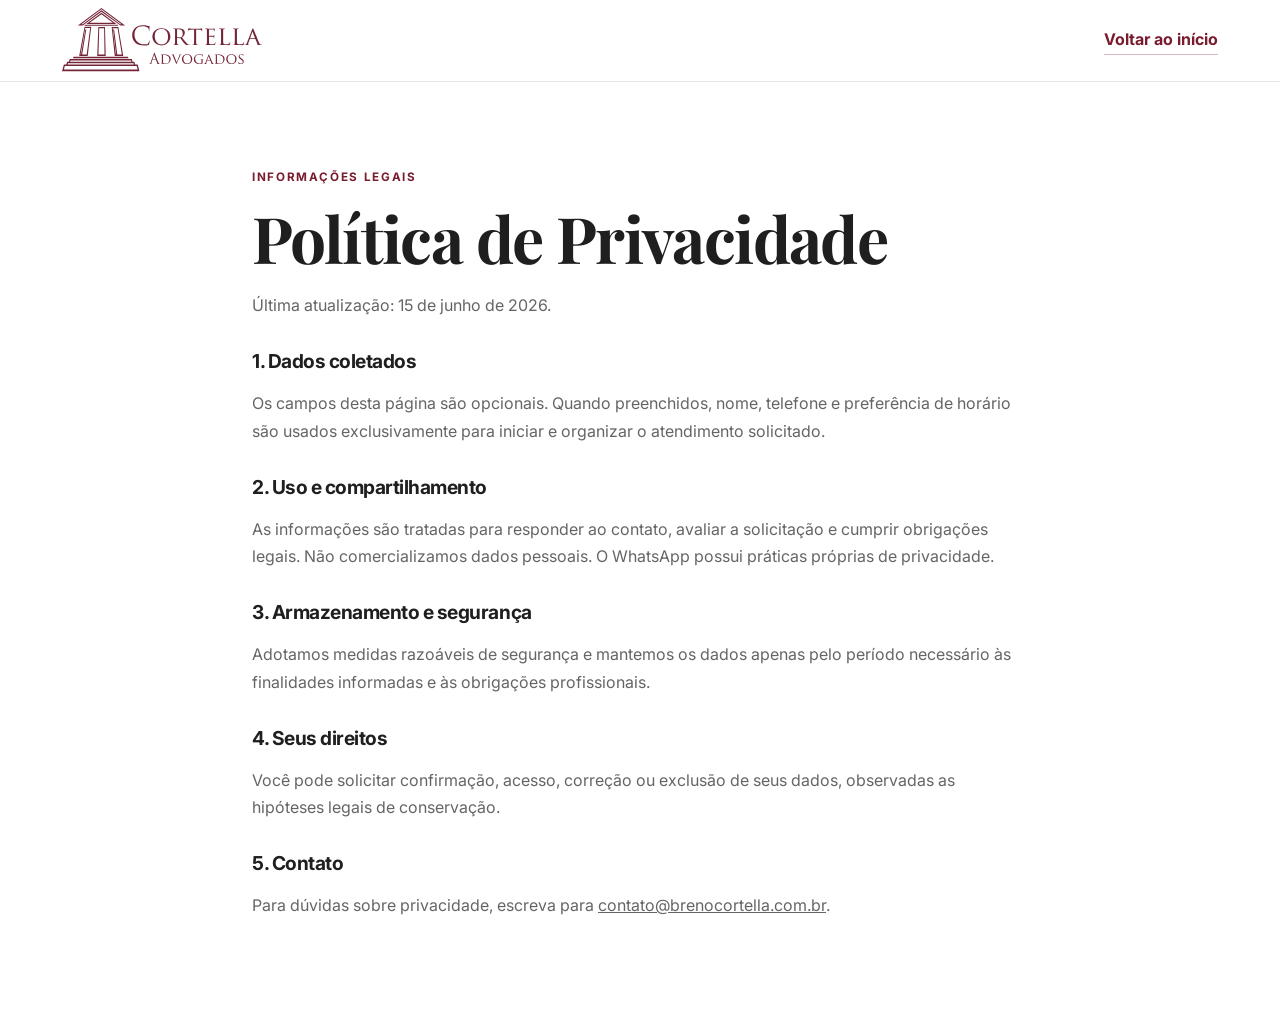
<file: privacidade.html>
<!doctype html>
<html lang="pt-BR">
  <head>
    <meta charset="utf-8" />
    <meta name="viewport" content="width=device-width,initial-scale=1" />
    <title>Política de Privacidade | Cortella Advogados</title>
    <meta name="robots" content="noindex" />
    <link rel="preconnect" href="https://fonts.googleapis.com" />
    <link rel="preconnect" href="https://fonts.gstatic.com" crossorigin />
    <link
      href="https://fonts.googleapis.com/css2?family=Inter:wght@400;600;700&family=Playfair+Display:wght@700&display=swap"
      rel="stylesheet"
    />
    <link
      href="https://cdn.jsdelivr.net/npm/bootstrap@5.3.3/dist/css/bootstrap.min.css"
      rel="stylesheet"
    />
    <link rel="stylesheet" href="css/style.css" />
    <link rel="icon" href="assets/icons/favicon.svg" type="image/svg+xml" />
  </head>
  <body>
    <header class="site-header">
      <nav class="navbar">
        <div class="container">
          <a class="brand" href="index.html">
            <img
              src="./assets/images/logo.svg"
              width="200px"
              alt="Logo Cortella Advogados"
              fetchpriority="high"
            />
          </a>
          <a class="text-link" href="index.html">Voltar ao início</a>
        </div>
      </nav>
    </header>
    <main class="legal-page">
      <article class="container">
        <span class="kicker">Informações legais</span>
        <h1>Política de Privacidade</h1>
        <p>Última atualização: 15 de junho de 2026.</p>
        <h2>1. Dados coletados</h2>
        <p>
          Os campos desta página são opcionais. Quando preenchidos, nome,
          telefone e preferência de horário são usados exclusivamente para
          iniciar e organizar o atendimento solicitado.
        </p>
        <h2>2. Uso e compartilhamento</h2>
        <p>
          As informações são tratadas para responder ao contato, avaliar a
          solicitação e cumprir obrigações legais. Não comercializamos dados
          pessoais. O WhatsApp possui práticas próprias de privacidade.
        </p>
        <h2>3. Armazenamento e segurança</h2>
        <p>
          Adotamos medidas razoáveis de segurança e mantemos os dados apenas
          pelo período necessário às finalidades informadas e às obrigações
          profissionais.
        </p>
        <h2>4. Seus direitos</h2>
        <p>
          Você pode solicitar confirmação, acesso, correção ou exclusão de seus
          dados, observadas as hipóteses legais de conservação.
        </p>
        <h2>5. Contato</h2>
        <p>
          Para dúvidas sobre privacidade, escreva para
          <a href="mailto:contato@brenocortella.com.br"
            >contato@brenocortella.com.br</a
          >.
        </p>
      </article>
    </main>
  </body>
</html>
</file>
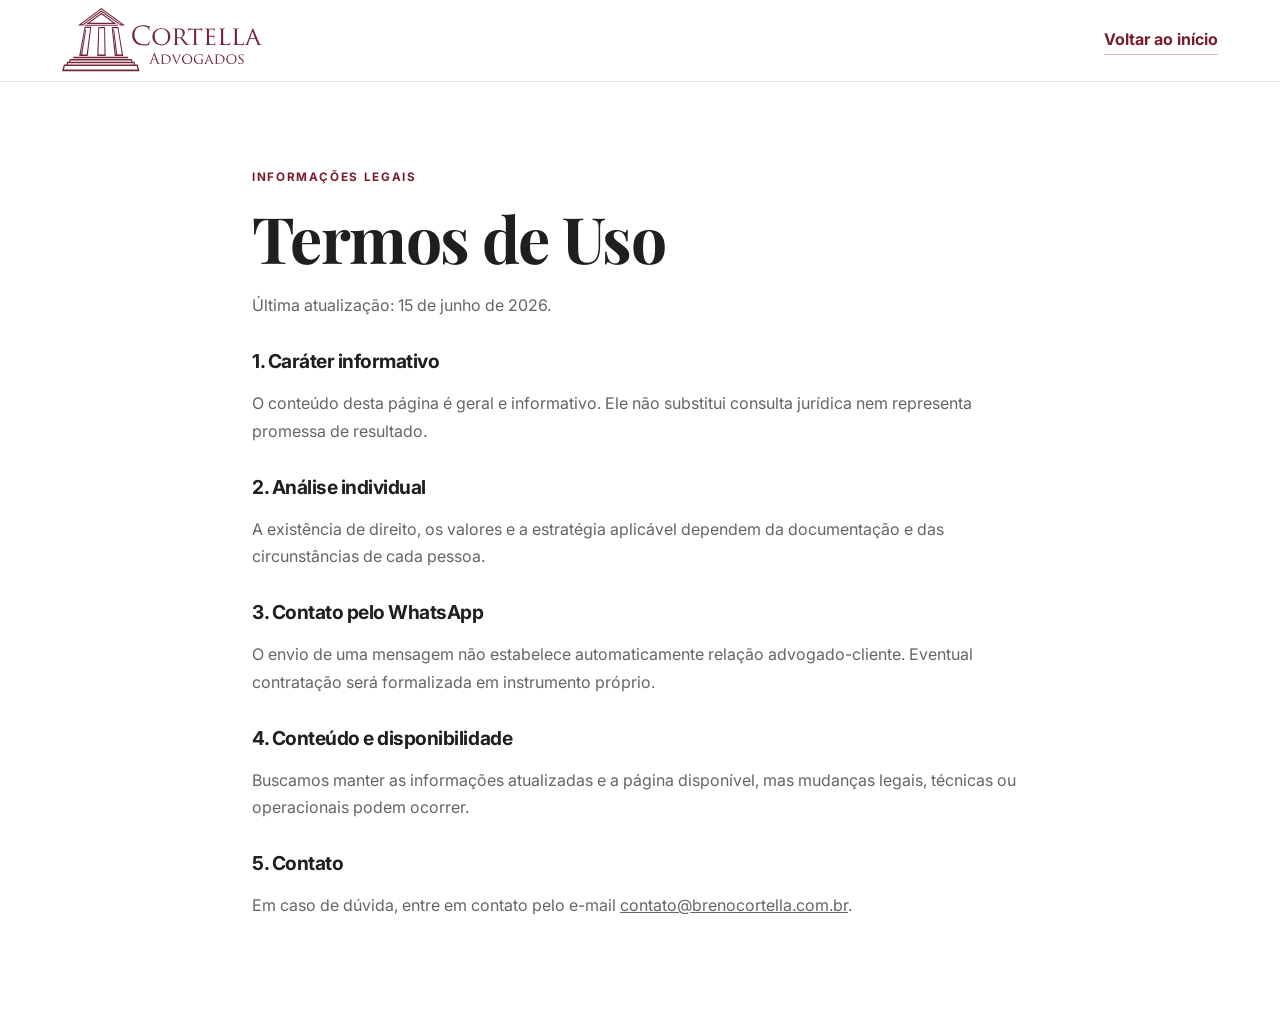
<file: termos.html>
<!doctype html>
<html lang="pt-BR">
  <head>
    <meta charset="utf-8" />
    <meta name="viewport" content="width=device-width,initial-scale=1" />
    <title>Termos de Uso | Cortella Advogados</title>
    <meta name="robots" content="noindex" />
    <link rel="preconnect" href="https://fonts.googleapis.com" />
    <link rel="preconnect" href="https://fonts.gstatic.com" crossorigin />
    <link
      href="https://fonts.googleapis.com/css2?family=Inter:wght@400;600;700&family=Playfair+Display:wght@700&display=swap"
      rel="stylesheet"
    />
    <link
      href="https://cdn.jsdelivr.net/npm/bootstrap@5.3.3/dist/css/bootstrap.min.css"
      rel="stylesheet"
    />
    <link rel="stylesheet" href="css/style.css" />
    <link rel="icon" href="assets/icons/favicon.svg" type="image/svg+xml" />
  </head>
  <body>
    <header class="site-header">
      <nav class="navbar">
        <div class="container">
          <a class="brand" href="index.html">
            <img
              src="./assets/images/logo.svg"
              width="200px"
              alt="Logo Cortella Advogados"
              fetchpriority="high" /></a
          ><a class="text-link" href="index.html">Voltar ao início</a>
        </div>
      </nav>
    </header>
    <main class="legal-page">
      <article class="container">
        <span class="kicker">Informações legais</span>
        <h1>Termos de Uso</h1>
        <p>Última atualização: 15 de junho de 2026.</p>
        <h2>1. Caráter informativo</h2>
        <p>
          O conteúdo desta página é geral e informativo. Ele não substitui
          consulta jurídica nem representa promessa de resultado.
        </p>
        <h2>2. Análise individual</h2>
        <p>
          A existência de direito, os valores e a estratégia aplicável dependem
          da documentação e das circunstâncias de cada pessoa.
        </p>
        <h2>3. Contato pelo WhatsApp</h2>
        <p>
          O envio de uma mensagem não estabelece automaticamente relação
          advogado-cliente. Eventual contratação será formalizada em instrumento
          próprio.
        </p>
        <h2>4. Conteúdo e disponibilidade</h2>
        <p>
          Buscamos manter as informações atualizadas e a página disponível, mas
          mudanças legais, técnicas ou operacionais podem ocorrer.
        </p>
        <h2>5. Contato</h2>
        <p>
          Em caso de dúvida, entre em contato pelo e-mail
          <a href="mailto:contato@brenocortella.com.br"
            >contato@brenocortella.com.br</a
          >.
        </p>
      </article>
    </main>
  </body>
</html>
</file>
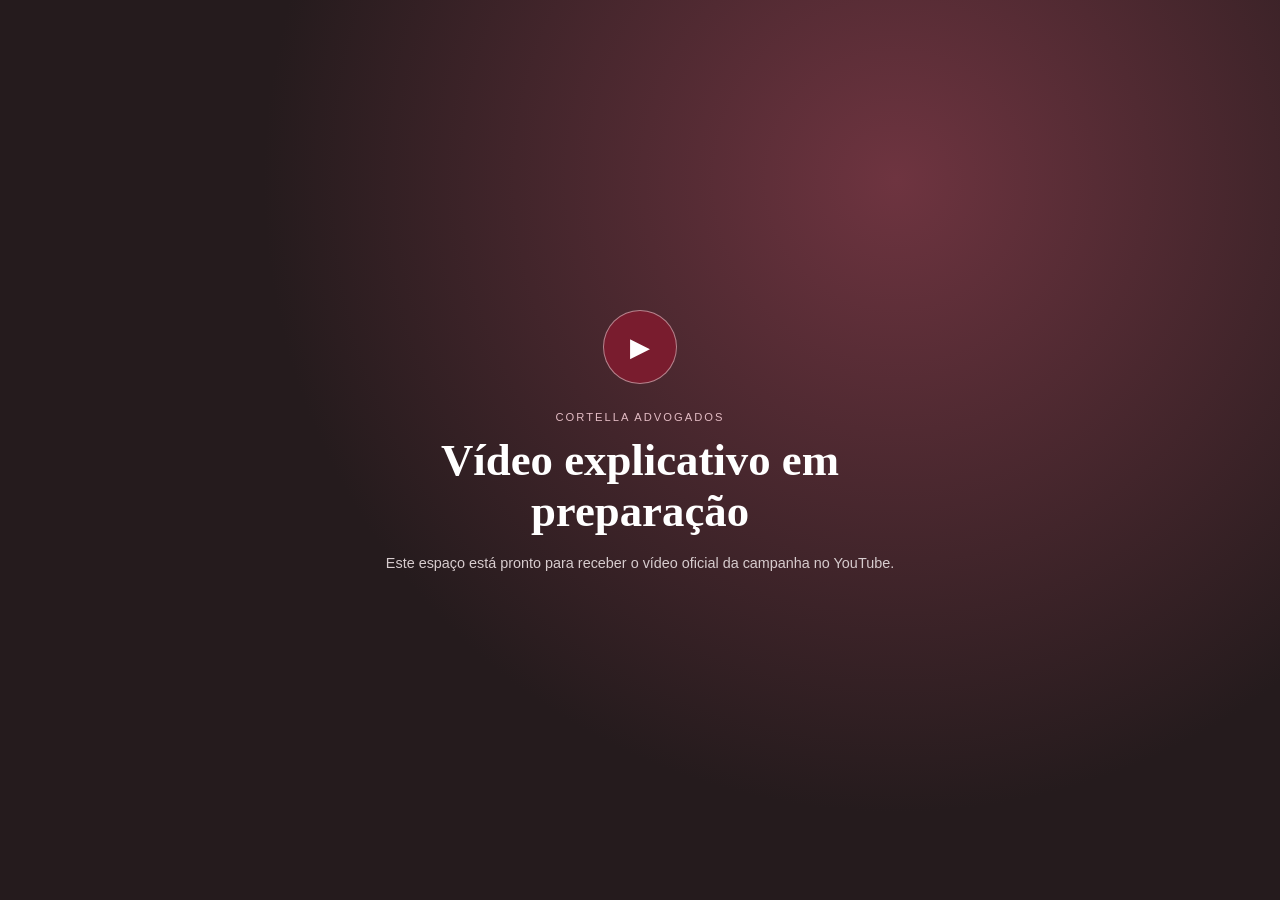
<file: video-placeholder.html>
<!doctype html><html lang="pt-BR"><head><meta charset="utf-8"><meta name="viewport" content="width=device-width,initial-scale=1"><style>*{box-sizing:border-box}body{margin:0;display:grid;place-items:center;min-height:100vh;background:radial-gradient(circle at 70% 20%,#6e3440,#251b1d 55%);color:#fff;font-family:Arial,sans-serif;text-align:center}.wrap{padding:2rem;max-width:600px}.play{display:grid;place-items:center;width:74px;height:74px;margin:0 auto 1.4rem;border:1px solid rgba(255,255,255,.45);border-radius:50%;background:#791c2e;font-size:1.6rem}.tag{font-size:.7rem;letter-spacing:.18em;text-transform:uppercase;color:#e3bcc4}h1{font-family:Georgia,serif;font-size:clamp(1.6rem,5vw,2.8rem);line-height:1.15;margin:.65rem 0}p{color:#d7ccce;font-size:.9rem;line-height:1.6}</style></head><body><main class="wrap"><div class="play" aria-hidden="true">▶</div><span class="tag">Cortella Advogados</span><h1>Vídeo explicativo em preparação</h1><p>Este espaço está pronto para receber o vídeo oficial da campanha no YouTube.</p></main></body></html>
</file>
<file: css/style.css>
:root {
  --primary: #791c2e;
  --primary-dark: #621726;
  --primary-soft: #f7ecef;
  --text: #1f1f1f;
  --muted: #656565;
  --background: #fff;
  --surface: #f8f7f5;
  --border: #e8e4df;
  --shadow: 0 24px 64px rgba(40, 24, 27, 0.1);
  --serif: "Playfair Display", Georgia, serif;
  --sans: "Inter", Arial, sans-serif;
}
* {
  box-sizing: border-box;
}
html {
  scroll-behavior: smooth;
  scroll-padding-top: 88px;
}
body {
  margin: 0;
  color: var(--text);
  background: var(--background);
  font-family: var(--sans);
  font-size: 1rem;
  line-height: 1.7;
  -webkit-font-smoothing: antialiased;
}
a {
  color: inherit;
}
img {
  display: block;
  max-width: 100%;
  height: auto;
}
h1,
h2 {
  font-family: var(--serif);
  font-weight: 700;
  letter-spacing: -0.025em;
  line-height: 1.12;
}
h1 {
  font-size: clamp(2.7rem, 7vw, 4.8rem);
  margin: 0.8rem 0 1.15rem;
}
h2 {
  font-size: clamp(2.15rem, 4.5vw, 3.25rem);
  margin: 0.55rem 0 1.1rem;
}
h3 {
  font-size: 1.1rem;
  font-weight: 700;
  line-height: 1.35;
}
.container {
  max-width: 1180px;
}
.narrow {
  max-width: 900px;
}
.section-pad {
  padding: 88px 0;
}
.surface {
  background: var(--surface);
}
.skip-link {
  position: fixed;
  top: -100px;
  left: 1rem;
  z-index: 9999;
  background: #fff;
  padding: 0.75rem 1rem;
  border: 2px solid var(--primary);
}
.skip-link:focus {
  top: 1rem;
}
.site-header {
  background: rgba(255, 255, 255, 0.94);
  border-bottom: 1px solid rgba(232, 228, 223, 0.85);
  backdrop-filter: blur(16px);
}
.navbar {
  min-height: 78px;
}
.brand {
  display: inline-flex;
  align-items: center;
  gap: 0.72rem;
  text-decoration: none;
  line-height: 1;
}
.nav-link {
  font-size: 0.88rem;
  font-weight: 600;
  color: #454545 !important;
  padding: 0.75rem 0.7rem !important;
}
.nav-link:hover,
.nav-link:focus {
  color: var(--primary) !important;
}
.nav-cta {
  font-size: 0.84rem;
  padding: 0.72rem 1.15rem !important;
}
.navbar-toggler {
  border: 0;
  padding: 0.5rem;
}
.btn {
  border-radius: 3px;
  padding: 0.82rem 1.45rem;
  font-weight: 700;
  transition:
    transform 0.2s ease,
    box-shadow 0.2s ease,
    background 0.2s ease;
}
.btn:hover {
  transform: translateY(-2px);
}
.btn-primary {
  --bs-btn-bg: var(--primary);
  --bs-btn-border-color: var(--primary);
  --bs-btn-hover-bg: var(--primary-dark);
  --bs-btn-hover-border-color: var(--primary-dark);
  --bs-btn-active-bg: var(--primary-dark);
  --bs-btn-active-border-color: var(--primary-dark);
}
.btn-lg {
  font-size: 0.95rem;
  padding: 1rem 1.4rem;
}
.hero {
  position: relative;
  overflow: hidden;
  padding-top: 76px;
  background: linear-gradient(135deg, #fff 0%, #fff 55%, #f7f2f1 100%);
}
.hero:before {
  content: "";
  position: absolute;
  width: 360px;
  height: 360px;
  border: 1px solid rgba(121, 28, 46, 0.1);
  border-radius: 50%;
  left: -230px;
  bottom: -180px;
}
.eyebrow,
.kicker {
  display: inline-block;
  color: var(--primary);
  font-size: 0.73rem;
  font-weight: 700;
  letter-spacing: 0.14em;
  text-transform: uppercase;
}
.eyebrow {
  padding: 0.5rem 0.78rem;
  background: var(--primary-soft);
  border-radius: 99px;
  letter-spacing: 0.08em;
}
.hero-lead {
  font-family: var(--serif);
  font-size: clamp(1.35rem, 2.5vw, 1.72rem);
  line-height: 1.45;
  margin: 0 0 1rem;
}
.hero-copy {
  color: var(--muted);
  max-width: 640px;
}
.hero-visual {
  position: relative;
  padding: 0 0 28px 28px;
}
.hero-visual:before {
  content: "";
  position: absolute;
  inset: 28px 28px 0 0;
  border: 1px solid rgba(121, 28, 46, 0.25);
}
.hero-visual img {
  position: relative;
  width: 100%;
  aspect-ratio: 4/3;
  object-fit: cover;
  border-radius: 2px;
  box-shadow: var(--shadow);
}
.section-heading {
  max-width: 750px;
}
.section-heading p {
  color: var(--muted);
  font-size: 1.03rem;
}
.info-card {
  height: 100%;
  padding: 1.75rem;
  background: #fff;
  border: 1px solid var(--border);
  border-radius: 4px;
  transition:
    transform 0.25s ease,
    box-shadow 0.25s ease,
    border-color 0.25s ease;
}
.info-card:hover {
  transform: translateY(-5px);
  box-shadow: 0 18px 46px rgba(40, 24, 27, 0.08);
  border-color: rgba(121, 28, 46, 0.22);
}
.info-card h3 {
  font-family: var(--serif);
  font-size: 1.25rem;
}
.info-card p {
  margin: 0;
  color: var(--muted);
  font-size: 0.9rem;
}
.legal-note {
  font-size: 0.75rem;
  color: #777;
}
.video-frame {
  overflow: hidden;
  border: 8px solid #fff;
  background: #1c1617;
  box-shadow: var(--shadow);
}
.form-section {
  background: linear-gradient(to top, #fff 22%, var(--surface) 22%);
}
.form-shell {
  overflow: hidden;
  box-shadow: var(--shadow);
}
.form-intro {
  padding: clamp(2.2rem, 6vw, 4rem);
  color: #fff;
  background: #2a2223;
}
.form-intro h2 {
  font-size: clamp(2.2rem, 5vw, 3.2rem);
}
.form-intro p {
  color: #d8d0d1;
}
.kicker-light {
  color: #dcb3ba;
}
.privacy-line {
  margin-top: 2rem;
  padding-top: 1.5rem;
  border-top: 1px solid rgba(255, 255, 255, 0.14);
  font-size: 0.82rem;
  color: #d8d0d1;
}
.form-panel {
  padding: clamp(2rem, 6vw, 4rem);
  background: #fff;
}
.form-label {
  font-size: 0.84rem;
  font-weight: 700;
}
.form-label span {
  font-weight: 400;
  color: #888;
}
.form-control,
.form-select {
  min-height: 54px;
  border-color: var(--border);
  border-radius: 2px;
  font-size: 0.9rem;
}
.form-control:focus,
.form-select:focus {
  border-color: var(--primary);
  box-shadow: 0 0 0 0.2rem rgba(121, 28, 46, 0.1);
}
.form-disclaimer {
  margin: 0.85rem 0 0;
  text-align: center;
  font-size: 0.7rem;
  color: #888;
}
.form-disclaimer a {
  color: var(--primary);
}
.text-link {
  display: inline-block;
  color: var(--primary);
  font-weight: 700;
  text-decoration: none;
  border-bottom: 1px solid rgba(121, 28, 46, 0.3);
}
.final-cta {
  position: relative;
  overflow: hidden;
  color: #fff;
  background: var(--primary);
}
.final-cta:before,
.final-cta:after {
  content: "";
  position: absolute;
  border: 1px solid rgba(255, 255, 255, 0.12);
  border-radius: 50%;
}
.final-cta:before {
  width: 300px;
  height: 300px;
  left: -120px;
  top: -180px;
}
.final-cta:after {
  width: 260px;
  height: 260px;
  right: -100px;
  bottom: -170px;
}
.final-cta .container {
  position: relative;
  z-index: 1;
  max-width: 800px;
}
.final-cta p {
  max-width: 620px;
  margin: 0 auto 1.8rem;
  color: #eadcdf;
}
.final-cta .btn-light {
  color: var(--primary);
}
.site-footer {
  padding: 70px 0 22px;
  color: #f7f5f5;
  background: var(--primary);
}
.brand-light {
  color: #fff;
}
.footer-copy {
  max-width: 310px;
  margin-top: 1.3rem;
  color: #ededed;
  font-size: 0.85rem;
  line-height: 1.2rem;
}
.site-footer h2 {
  font-family: var(--sans);
  font-size: 0.76rem;
  text-transform: uppercase;
  letter-spacing: 0.14em;
  color: #fff;
}
.site-footer a,
.site-footer address {
  display: block;
  margin: 0.55rem 0;
  color: #ededed;
  font-size: 0.82rem;
  font-style: normal;
  text-decoration: none;
}
.site-footer a:hover {
  color: #fff;
}
.footer-bottom {
  display: flex;
  justify-content: space-between;
  gap: 1rem;
  margin-top: 48px;
  padding-top: 20px;
  border-top: 1px solid #352d2f;
  color: #81787a;
  font-size: 0.7rem;
}
.footer-bottom div {
  display: flex;
  gap: 1.3rem;
}
.footer-bottom a {
  display: inline;
  margin: 0;
}
.floating-whatsapp {
  position: fixed;
  right: 22px;
  bottom: 22px;
  z-index: 1020;
  display: grid;
  place-items: center;
  width: 56px;
  height: 56px;
  border-radius: 50%;
  color: #fff;
  background: #238b57;
  box-shadow: 0 10px 30px rgba(22, 95, 59, 0.32);
  font-size: 1.35rem;
  text-decoration: none;
}
.floating-whatsapp:hover {
  color: #fff;
  transform: translateY(-2px);
}
.mobile-cta {
  display: none;
}
.reveal {
  opacity: 0;
  transform: translateY(18px);
  transition:
    opacity 0.65s ease,
    transform 0.65s ease;
}
.reveal.visible {
  opacity: 1;
  transform: none;
}
.legal-page {
  min-height: 60vh;
  padding: 80px 0;
}
.legal-page article {
  max-width: 800px;
}
.legal-page h1 {
  font-size: clamp(2.5rem, 6vw, 4rem);
}
.legal-page h2 {
  margin-top: 2rem;
  font-family: var(--sans);
  font-size: 1.2rem;
}
.legal-page p,
.legal-page li {
  color: var(--muted);
}
@media (max-width: 991.98px) {
  .navbar-collapse {
    padding: 1rem 0 1.4rem;
  }
  .nav-cta {
    display: block;
    margin-top: 0.7rem;
    text-align: center;
  }
  .hero {
    padding-top: 54px;
  }
  .hero-visual {
    max-width: 680px;
    margin: auto;
  }
  .form-intro,
  .form-panel {
    padding: 2.5rem;
  }
  .section-pad {
    padding: 76px 0;
  }
}
@media (max-width: 767.98px) {
  body {
    padding-bottom: 69px;
  }
  .section-pad {
    padding: 64px 0;
  }
  h1 {
    font-size: 2.75rem;
  }
  .hero {
    padding-top: 44px;
  }
  .hero-visual {
    padding: 0 0 18px 18px;
  }
  .footer-bottom {
    display: block;
  }
  .footer-bottom div {
    margin-top: 0.7rem;
  }
  .floating-whatsapp {
    display: none;
  }
  .mobile-cta {
    position: fixed;
    z-index: 1030;
    display: block;
    left: 0;
    right: 0;
    bottom: 0;
    padding: 8px 12px;
    background: rgba(255, 255, 255, 0.96);
    border-top: 1px solid var(--border);
    backdrop-filter: blur(12px);
  }
  .mobile-cta .btn {
    width: 100%;
    padding: 0.82rem;
  }
  .site-footer {
    padding-bottom: 40px;
  }
}
@media (prefers-reduced-motion: reduce) {
  html {
    scroll-behavior: auto;
  }
  *,
  *:before,
  *:after {
    animation-duration: 0.01ms !important;
    animation-iteration-count: 1 !important;
    transition-duration: 0.01ms !important;
  }
  .reveal {
    opacity: 1;
    transform: none;
  }
}
</file>
